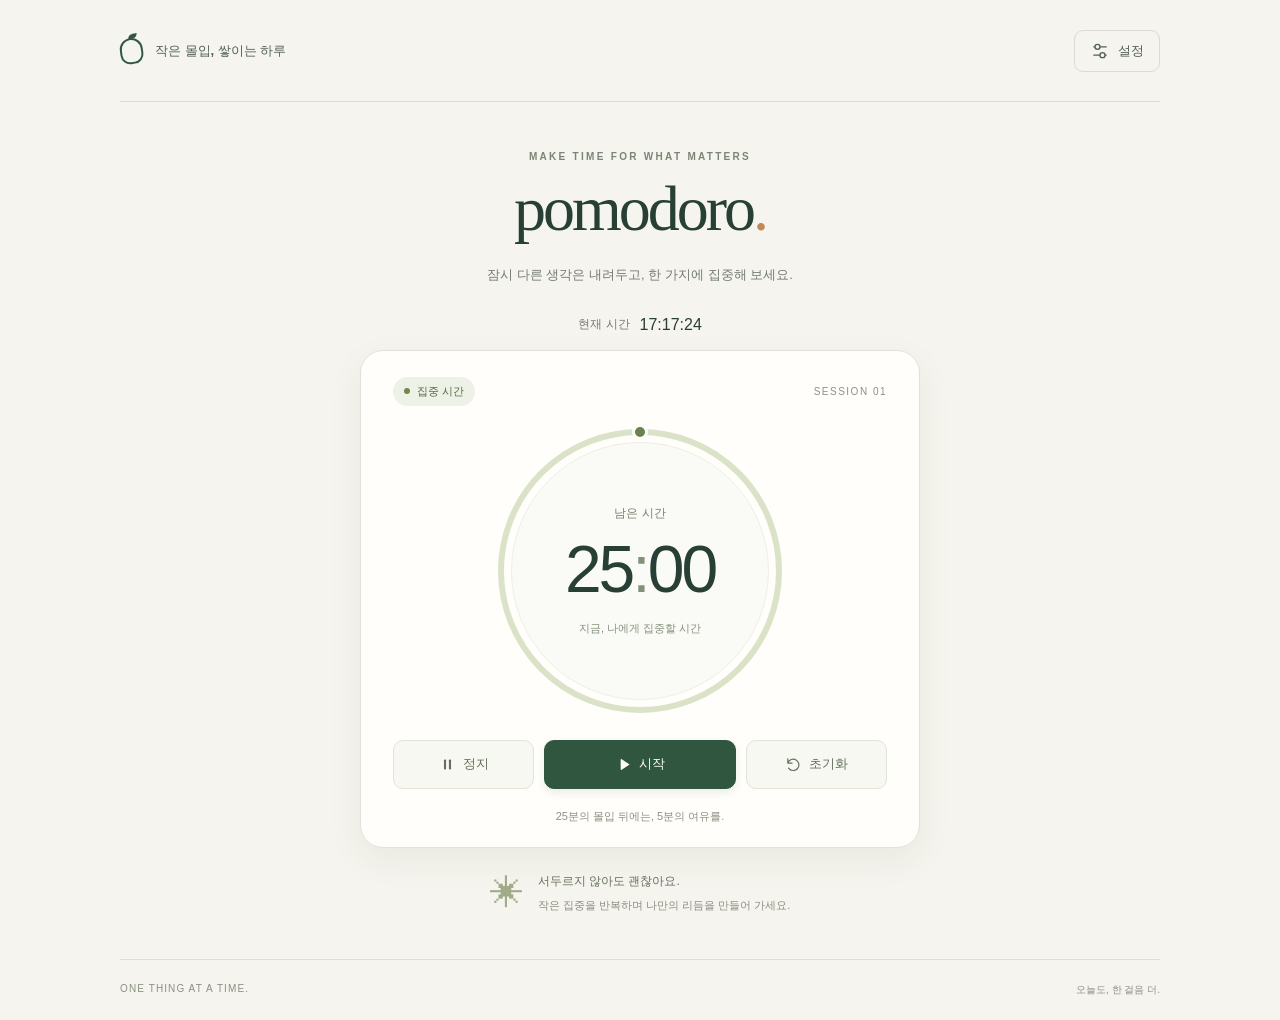
<file: index.html>
<!DOCTYPE html>
<html lang="ko">
  <head>
    <meta charset="UTF-8" />
    <meta name="viewport" content="width=device-width, initial-scale=1.0" />
    <meta name="theme-color" content="#f5f4ee" />
    <title>pomodoro · 나만의 집중 시간</title>
    <link rel="stylesheet" href="index.css" />
    <script src="timer-settings.js" defer></script>
    <script src="index.js" defer></script>
  </head>
  <body>
    <div class="app">
      <header class="header">
        <a class="brand" href="index.html" aria-label="pomodoro 홈">
          <span class="brand-mark" aria-hidden="true"></span>
          <span>작은 몰입, 쌓이는 하루</span>
        </a>
        <form action="setting.html">
        <button class="settings" type="submit">
          <svg viewBox="0 0 24 24" fill="none" stroke="currentColor" stroke-width="1.6" aria-hidden="true"><path d="M4 7h16M4 17h16"/><circle cx="9" cy="7" r="3"/><circle cx="15" cy="17" r="3"/></svg>
          설정
        </button>
        </form>
      </header>

      <main>
        <div class="intro">
          <p class="eyebrow">MAKE TIME FOR WHAT MATTERS</p>
          <h1>pomodoro<span aria-hidden="true">.</span></h1>
          <p class="description">잠시 다른 생각은 내려두고, 한 가지에 집중해 보세요.</p>
        </div>

        <p class="current-clock">현재 시간 <time id="current-time">--:--:--</time></p>

        <section class="timer-card" aria-label="집중 타이머">
          <div class="card-top">
            <span class="focus-badge"><span aria-hidden="true"></span>집중 시간</span>
            <span class="session">SESSION 01</span>
          </div>
          <div class="timer-face">
            <div class="timer-content">
              <p class="timer-label">남은 시간</p>
              <p class="time" aria-label="25분 0초">25<span>:</span>00</p>
              <p class="timer-message">지금, 나에게 집중할 시간</p>
            </div>
          </div>
          <div class="controls" aria-label="타이머 제어">
            <button id="stop-button" class="button button-secondary" type="button">
              <svg viewBox="0 0 24 24" fill="currentColor" aria-hidden="true"><rect x="7" y="5" width="3" height="14" rx="1"/><rect x="14" y="5" width="3" height="14" rx="1"/></svg>
              정지
            </button>
            <button id="start-button" class="button button-primary" type="button">
              <svg viewBox="0 0 24 24" fill="currentColor" aria-hidden="true"><path d="M8 5.5a1 1 0 0 1 1.5-.86l10 6.5a1 1 0 0 1 0 1.72l-10 6.5A1 1 0 0 1 8 18.5z"/></svg>
              시작
            </button>
            <button id="reset-button" class="button button-secondary" type="button">
              <svg viewBox="0 0 24 24" fill="none" stroke="currentColor" stroke-width="1.7" stroke-linecap="round" stroke-linejoin="round" aria-hidden="true"><path d="M4 10a8 8 0 1 1 1 7M4 4v6h6"/></svg>
              초기화
            </button>
          </div>
          <p class="card-note">25분의 몰입 뒤에는, 5분의 여유를.</p>
        </section>

        <aside class="rhythm" aria-label="뽀모도로 이용 안내">
          <span class="rhythm-icon" aria-hidden="true">✳</span>
          <div><h2>서두르지 않아도 괜찮아요.</h2><p>작은 집중을 반복하며 나만의 리듬을 만들어 가세요.</p></div>
        </aside>
      </main>

      <footer><span>ONE THING AT A TIME.</span><span>오늘도, 한 걸음 더.</span></footer>
    </div>
  </body>
</html>
</file>
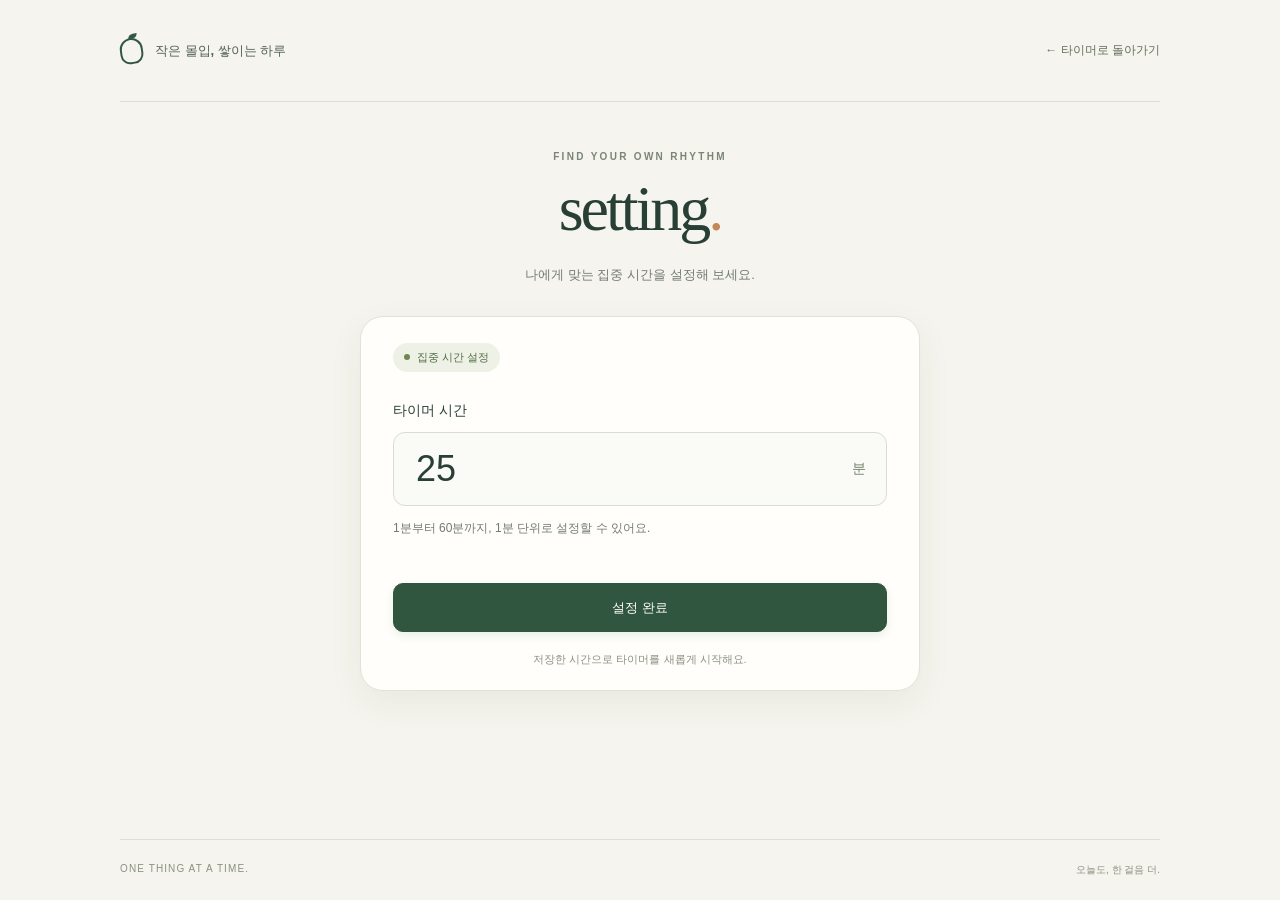
<file: setting.html>
<!DOCTYPE html>
<html lang="ko">
  <head>
    <meta charset="UTF-8" />
    <meta name="viewport" content="width=device-width, initial-scale=1.0" />
    <title>setting · pomodoro</title>
    <link rel="stylesheet" href="setting.css" />
    <script src="timer-settings.js" defer></script>
    <script src="setting.js" defer></script>
  </head>
  <body>
    <div class="app">
      <header class="header">
        <a class="brand" href="index.html"><span class="brand-mark" aria-hidden="true"></span><span>작은 몰입, 쌓이는 하루</span></a>
        <a class="back-link" href="index.html">← 타이머로 돌아가기</a>
      </header>
      <main>
        <div class="intro">
          <p class="eyebrow">FIND YOUR OWN RHYTHM</p>
          <h3>setting<span aria-hidden="true">.</span></h3>
          <p class="description">나에게 맞는 집중 시간을 설정해 보세요.</p>
        </div>
        <form id="settings-form" class="timer-card">
          <span class="focus-badge"><span aria-hidden="true"></span>집중 시간 설정</span>
          <label class="field-label" for="timer-minutes">타이머 시간</label>
          <div class="input-wrap">
            <input id="timer-minutes" name="timer-minutes" type="number" min="1" max="60" step="1" value="25" required aria-describedby="time-help save-message" />
            <span>분</span>
          </div>
          <p id="time-help" class="field-help">1분부터 60분까지, 1분 단위로 설정할 수 있어요.</p>
          <p id="save-message" class="save-message" role="status" aria-live="polite"></p>
          <button id="save-button" class="button button-primary" type="submit">설정 완료</button>
          <p class="card-note">저장한 시간으로 타이머를 새롭게 시작해요.</p>
        </form>
      </main>
      <footer><span>ONE THING AT A TIME.</span><span>오늘도, 한 걸음 더.</span></footer>
    </div>
  </body>
</html>
</file>
<file: index.css>
@charset "UTF-8";

:root {
  color-scheme: light;
  font-family: "Pretendard", "Noto Sans KR", "Malgun Gothic", sans-serif;
  color: #283f35;
  background: #f5f4ee;
  font-synthesis: none;
}

* { box-sizing: border-box; }
body { margin: 0; }
button, a { -webkit-tap-highlight-color: transparent; }
button { font: inherit; cursor: pointer; }
button:focus-visible, a:focus-visible { outline: 3px solid #c18743; outline-offset: 5px; }
svg { width: 20px; height: 20px; flex-shrink: 0; }
.app { max-width: 1120px; min-height: 100svh; margin: auto; padding: 0 40px; display: flex; flex-direction: column; }
.header { height: 102px; display: flex; justify-content: space-between; align-items: center; border-bottom: 1px solid #dddfd4; }
.brand { display: flex; align-items: center; gap: 12px; text-decoration: none; color: #526054; font-size: 13px; font-weight: 600; }
.brand-mark { width: 23px; height: 26px; border: 2px solid #325843; border-radius: 12px 12px 10px 10px; position: relative; transform: rotate(-8deg); }
.brand-mark::before { content: ""; position: absolute; width: 9px; height: 5px; left: 8px; top: -6px; background: #325843; border-radius: 7px 0; }
.settings { display: flex; align-items: center; gap: 8px; padding: 10px 15px; border: 1px solid #d8ddd1; border-radius: 9px; background: transparent; color: #526054; font-size: 13px; }
.settings svg circle { fill: #f5f4ee; }
main { width: 100%; max-width: 560px; margin: 49px auto 45px; }
.intro { text-align: center; }
.eyebrow { margin: 0 0 12px; font-size: 10px; font-weight: 600; letter-spacing: 2.3px; color: #7b8576; }
h1 { margin: 0; font-family: Georgia, "Times New Roman", serif; font-weight: 400; font-size: clamp(48px, 8vw, 64px); letter-spacing: -3px; line-height: 1.1; }
h1 span { color: #c38758; }
.description { margin: 19px 0 29px; color: #737b70; font-size: 13px; line-height: 1.8; word-break: keep-all; }
.current-clock { display: flex; justify-content: center; align-items: center; gap: 10px; margin: 0 0 16px; color: #737b70; font-size: 12px; }
.current-clock time { color: #283f35; font-size: 16px; font-variant-numeric: tabular-nums; }
.timer-card { padding: 26px 32px 23px; border: 1px solid #e0e3d8; border-radius: 23px; background: #fffefa; box-shadow: 0 12px 35px #344c3010; }
.card-top { display: flex; align-items: center; justify-content: space-between; }
.focus-badge { display: inline-flex; align-items: center; gap: 7px; padding: 7px 11px; border-radius: 20px; background: #eef2e6; color: #536a43; font-size: 11px; font-weight: 600; }
.focus-badge > span { width: 6px; height: 6px; border-radius: 50%; background: #72874f; }
.session { font-size: 10px; letter-spacing: 1.5px; color: #8b9285; }
.timer-face { width: 284px; max-width: 100%; aspect-ratio: 1; margin: 23px auto 27px; border: 6px solid #dae2c7; border-radius: 50%; padding: 7px; position: relative; }
.timer-face::before { content: ""; position: absolute; width: 10px; height: 10px; background: #6a8150; border: 3px solid #fffefa; box-sizing: content-box; border-radius: 50%; top: -11px; left: calc(50% - 8px); }
.timer-content { height: 100%; display: flex; flex-direction: column; align-items: center; justify-content: center; border: 1px solid #edf0e5; border-radius: 50%; background: #fafbf6; }
.timer-label { margin: 0 0 10px; color: #76816d; font-size: 12px; }
.time { margin: 0; font-size: clamp(48px, 13vw, 66px); font-weight: 400; line-height: 1.15; letter-spacing: -3px; font-variant-numeric: tabular-nums; }
.time span { color: #849176; }
.timer-message { margin: 13px 0 0; color: #85907c; font-size: 11px; }
.controls { display: grid; grid-template-columns: 1fr 1.35fr 1fr; gap: 10px; }
.button { min-height: 49px; display: flex; justify-content: center; align-items: center; gap: 7px; border-radius: 10px; font-size: 13px; font-weight: 600; transition: background-color .15s, transform .15s; }
.button:active { transform: translateY(1px); }
.button-primary { border: 1px solid #31563f; background: #31563f; color: #fffefa; box-shadow: 0 4px 9px #31563f18; }
.button-primary:hover { background: #264632; }
.button-secondary { border: 1px solid #e1e5d9; background: #f7f8f2; color: #63705b; }
.button-secondary:hover, .settings:hover { background: #e9eddf; }
.button svg { width: 17px; height: 17px; }
.card-note { margin: 20px 0 0; text-align: center; font-size: 11px; color: #8b9183; }
.rhythm { display: flex; align-items: center; justify-content: center; gap: 14px; margin-top: 25px; padding: 0 8px; }
.rhythm-icon { color: #a1ab87; font-size: 34px; }
.rhythm h2 { margin: 0 0 6px; font-size: 12px; font-weight: 500; color: #67725c; }
.rhythm p { margin: 0; font-size: 11px; line-height: 1.7; color: #8a9081; word-break: keep-all; }
footer { margin-top: auto; padding: 23px 0; display: flex; justify-content: space-between; border-top: 1px solid #dddfd4; color: #8a9281; font-size: 10px; letter-spacing: 1.1px; }
footer span:last-child { letter-spacing: 0; }

@media (max-width: 540px) {
  .app { padding: 0 22px; }
  .header { height: 80px; }
  .brand { font-size: 11px; gap: 9px; }
  .settings { padding: 8px 10px; font-size: 12px; }
  main { margin: 36px auto; }
  .description { font-size: 12px; margin-bottom: 24px; }
  .timer-card { padding: 21px 18px; }
  .timer-face { width: 258px; }
  .controls { gap: 7px; }
  .button { gap: 5px; font-size: 12px; }
}

@media (prefers-reduced-motion: reduce) {
  .button { transition: none; }
}
</file>
<file: setting.css>
@import url("index.css");

.back-link { color: #63705b; font-size: 12px; text-decoration: none; }
.back-link:hover { text-decoration: underline; }
h3 { margin: 0; font-family: Georgia, "Times New Roman", serif; font-size: clamp(48px, 8vw, 64px); font-weight: 400; letter-spacing: -3px; line-height: 1.1; }
h3 span { color: #c38758; }
.field-label { display: block; margin: 30px 0 12px; font-size: 14px; font-weight: 600; }
.input-wrap { display: flex; align-items: center; gap: 14px; padding: 14px 20px; background: #fafbf6; border: 1px solid #d8ddd1; border-radius: 12px; }
.input-wrap:focus-within { outline: 3px solid #c18743; outline-offset: 3px; }
.input-wrap input { width: 100%; min-width: 0; border: 0; outline: none; color: #283f35; background: transparent; font: inherit; font-size: 36px; font-variant-numeric: tabular-nums; }
.input-wrap span { color: #76816d; font-size: 14px; }
.field-help { color: #737b70; font-size: 12px; line-height: 1.8; word-break: keep-all; }
.save-message { min-height: 20px; margin: 12px 0; color: #a34832; font-size: 12px; line-height: 1.7; }
#save-button { width: 100%; }
#save-button:disabled { cursor: not-allowed; background: #dce2d5; border-color: #dce2d5; color: #727d69; box-shadow: none; transform: none; }
@media (max-width: 380px) {
  .brand { font-size: 10px; }
  .back-link { font-size: 10px; }
}
</file>
